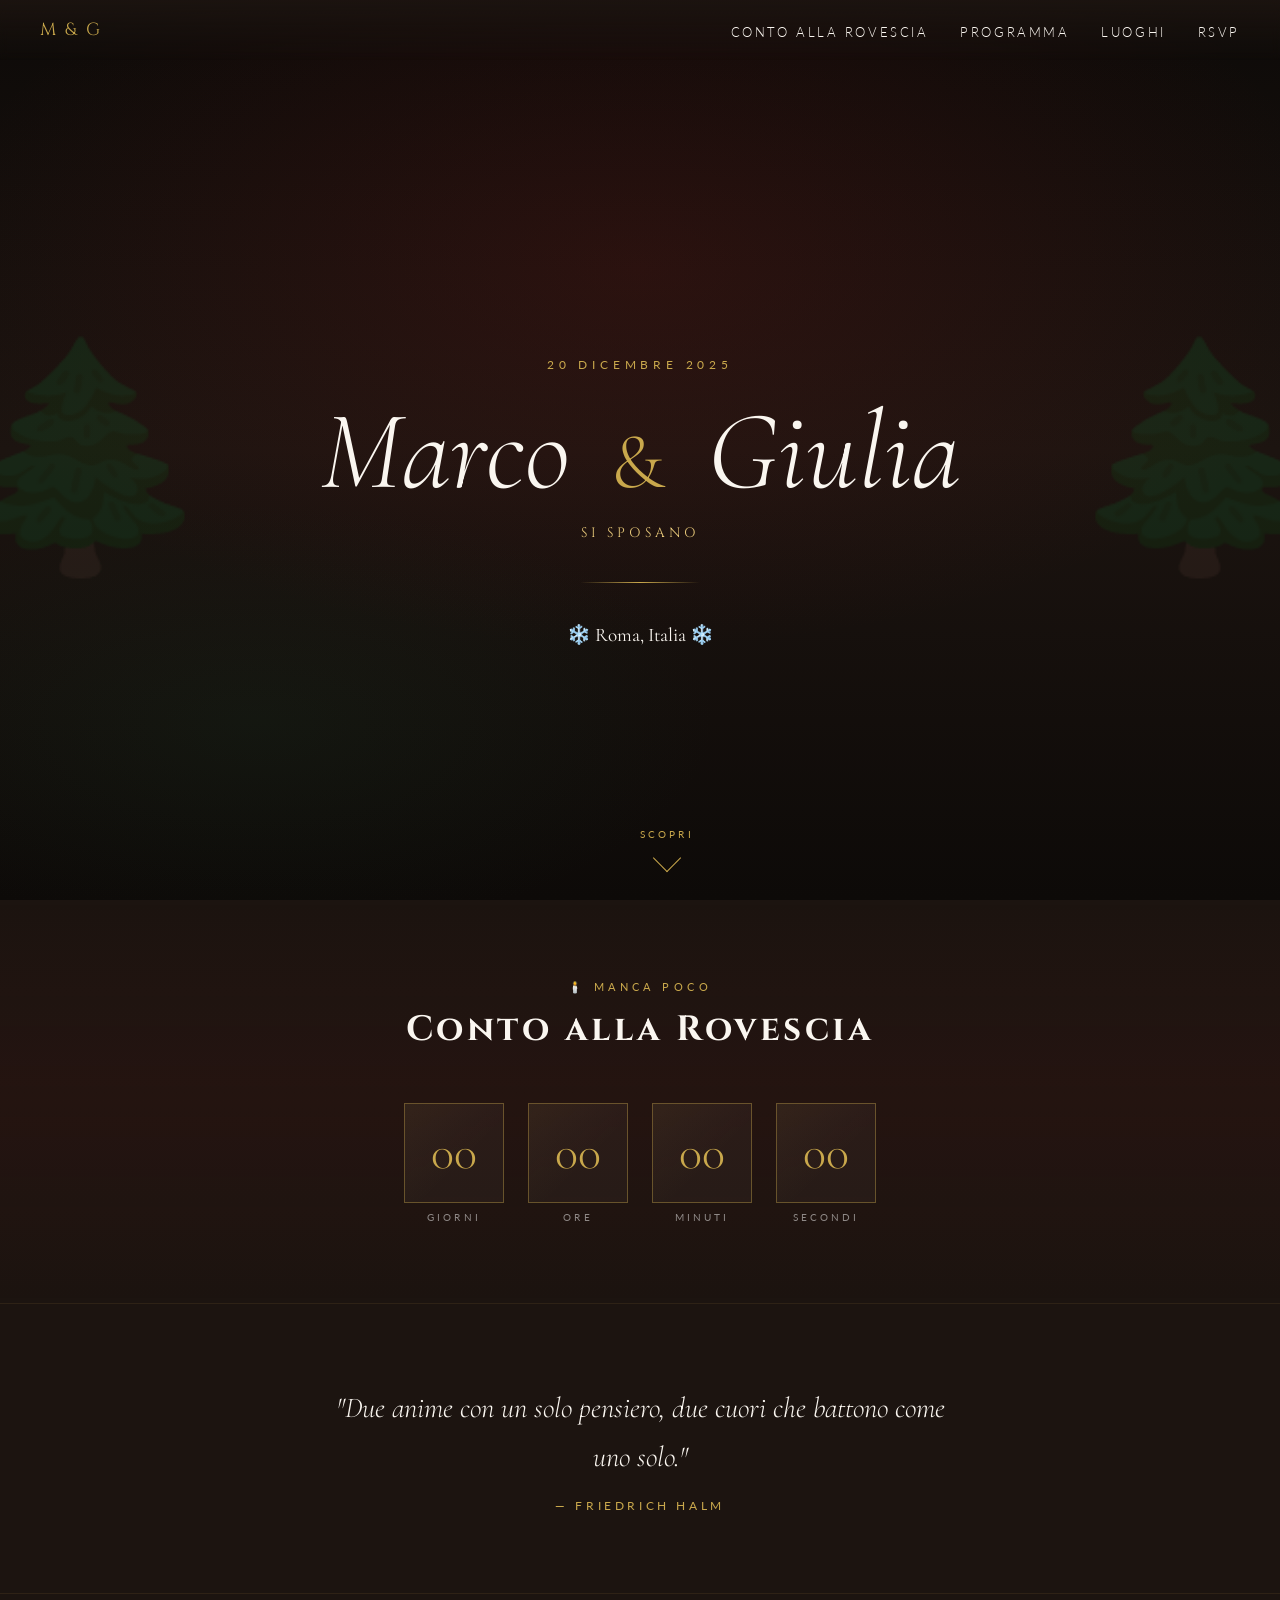
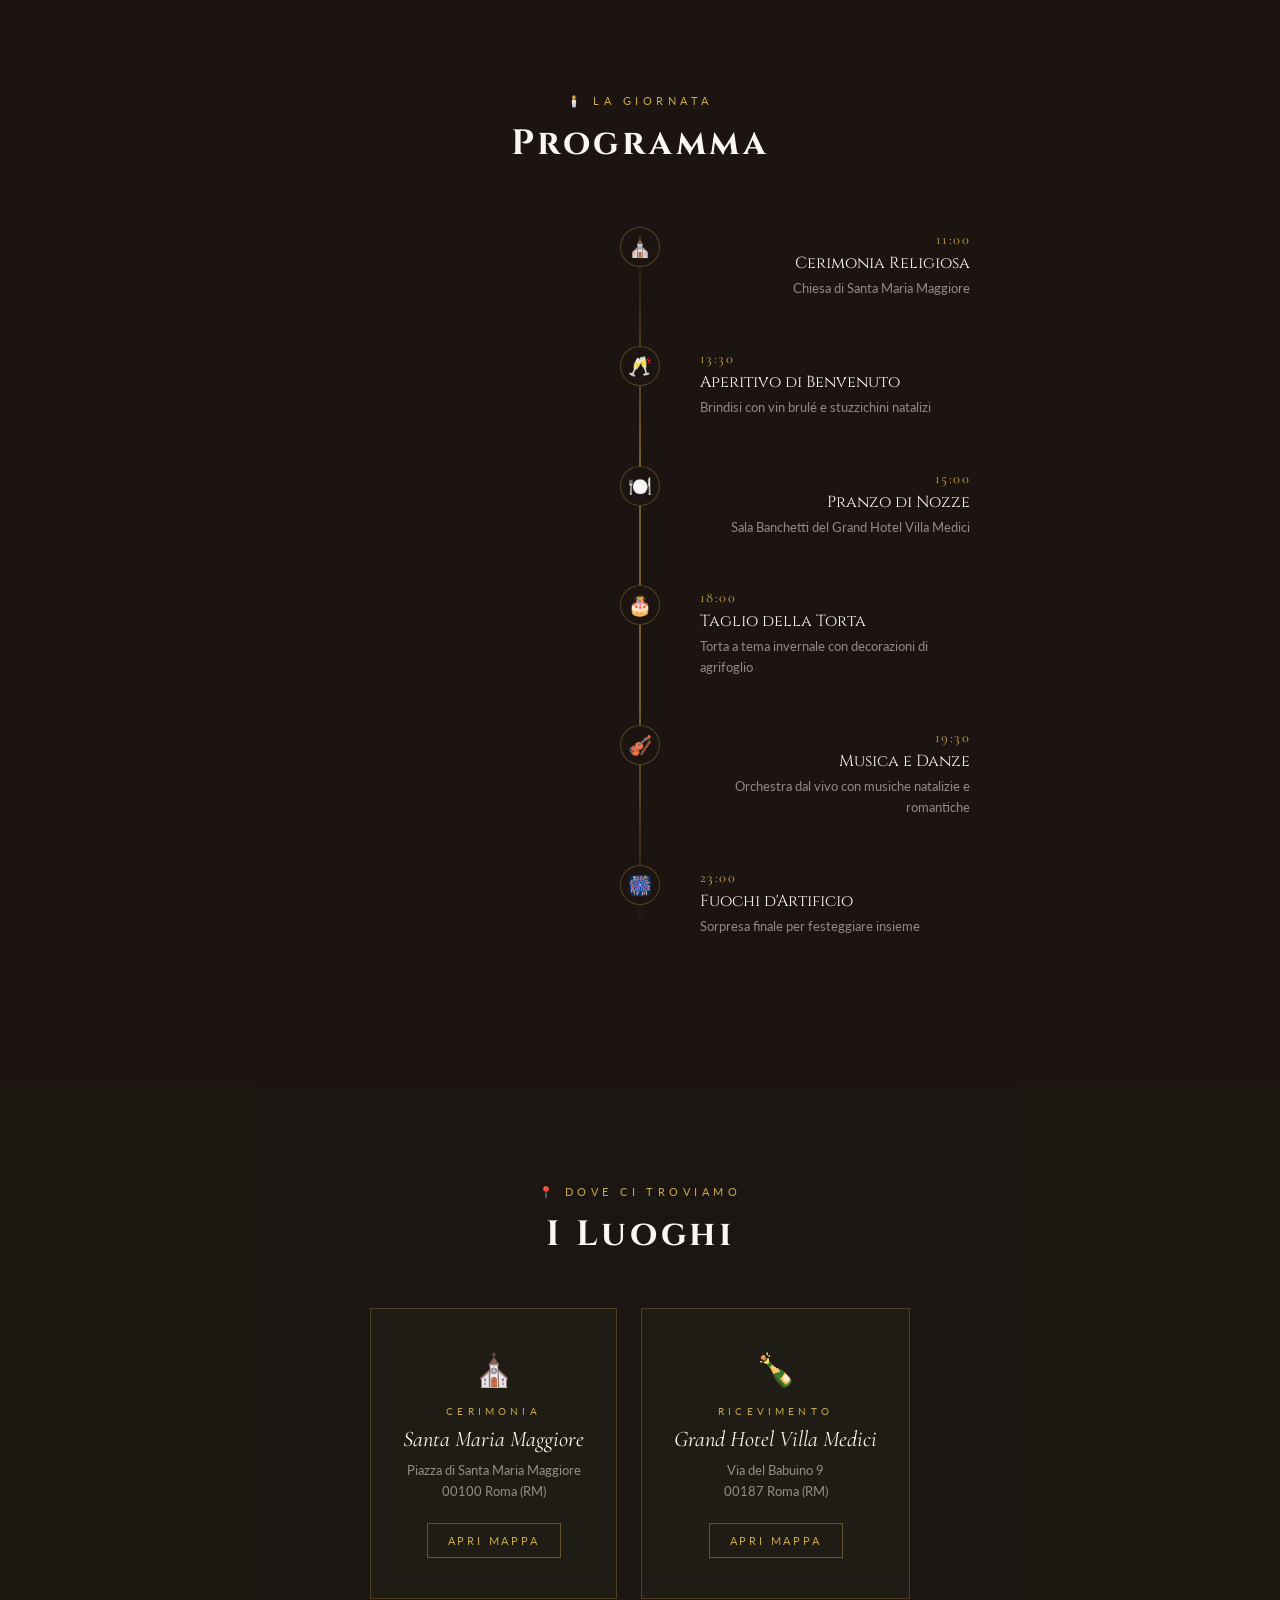
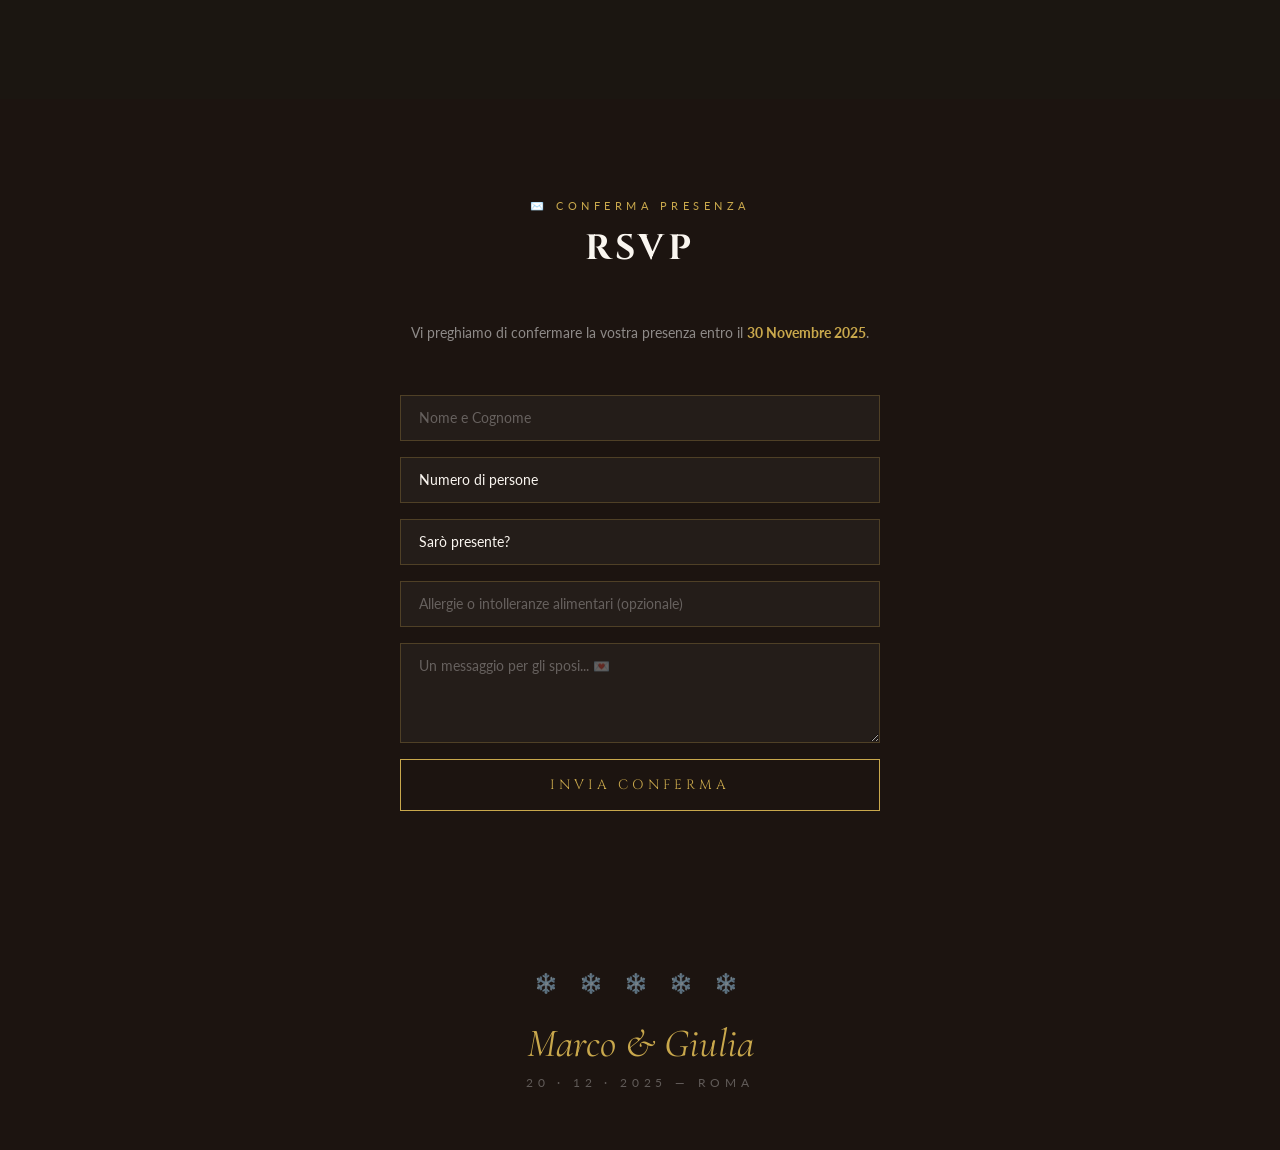
<file: matrimonio-natale.html>
<!DOCTYPE html>
<html lang="it">
<head>
  <meta charset="UTF-8" />
  <meta name="viewport" content="width=device-width, initial-scale=1.0"/>
  <title>Il Nostro Matrimonio</title>
  <link href="https://fonts.googleapis.com/css2?family=Cormorant+Garamond:ital,wght@0,300;0,400;1,300;1,400&family=Cinzel:wght@400;600&family=Lato:wght@300;400&display=swap" rel="stylesheet"/>

  <style>
    /* ============================================================
       🎄 PERSONALIZZAZIONE RAPIDA — Modifica questi valori!
       ============================================================ */
    :root {
      /* --- NOMI DEGLI SPOSI --- */
      --nome-sposo: "Marco";
      --nome-sposa: "Giulia";

      /* --- COLORI TEMA --- */
      --oro:        #C9A84C;
      --oro-chiaro: #E8C97A;
      --rosso:      #8B1A1A;
      --verde:      #1A4A2E;
      --bianco:     #FAF6F0;
      --bianco-neve:#FFFFFF;
      --nero-caldo: #1C1410;

      /* --- FONT --- */
      --font-titolo: 'Cinzel', serif;
      --font-elegante: 'Cormorant Garamond', serif;
      --font-corpo:  'Lato', sans-serif;
    }

    /* ============================================================
       BASE
       ============================================================ */
    *, *::before, *::after { box-sizing: border-box; margin: 0; padding: 0; }

    html { scroll-behavior: smooth; }

    body {
      background-color: var(--nero-caldo);
      color: var(--bianco);
      font-family: var(--font-corpo);
      overflow-x: hidden;
    }

    /* ============================================================
       NEVE ANIMATA (sfondo)
       ============================================================ */
    #neve-canvas {
      position: fixed;
      top: 0; left: 0;
      width: 100%; height: 100%;
      pointer-events: none;
      z-index: 0;
      opacity: 0.5;
    }

    /* ============================================================
       NAVIGAZIONE
       ============================================================ */
    nav {
      position: fixed;
      top: 0; width: 100%;
      z-index: 100;
      padding: 18px 40px;
      display: flex;
      justify-content: space-between;
      align-items: center;
      background: linear-gradient(180deg, rgba(28,20,16,0.95) 0%, transparent 100%);
      backdrop-filter: blur(4px);
    }

    .nav-logo {
      font-family: var(--font-titolo);
      font-size: 1.1rem;
      letter-spacing: 0.15em;
      color: var(--oro);
      text-decoration: none;
    }

    .nav-links {
      display: flex;
      gap: 32px;
      list-style: none;
    }

    .nav-links a {
      font-family: var(--font-corpo);
      font-weight: 300;
      font-size: 0.8rem;
      letter-spacing: 0.2em;
      text-transform: uppercase;
      color: var(--bianco);
      text-decoration: none;
      transition: color 0.3s;
    }

    .nav-links a:hover { color: var(--oro); }

    /* ============================================================
       HERO
       ============================================================ */
    #hero {
      position: relative;
      min-height: 100vh;
      display: flex;
      flex-direction: column;
      align-items: center;
      justify-content: center;
      text-align: center;
      padding: 120px 20px 80px;
      overflow: hidden;
      z-index: 1;
    }

    .hero-bg {
      position: absolute;
      inset: 0;
      background:
        radial-gradient(ellipse 80% 60% at 50% 30%, rgba(139,26,26,0.18) 0%, transparent 70%),
        radial-gradient(ellipse 60% 40% at 20% 80%, rgba(26,74,46,0.15) 0%, transparent 60%),
        linear-gradient(180deg, #0D0A08 0%, #1C1410 50%, #0D0A08 100%);
    }

    /* Decorazione rami */
    .ramo {
      position: absolute;
      opacity: 0.12;
      pointer-events: none;
    }
    .ramo-sx { left: -60px; top: 50%; transform: translateY(-50%) scaleX(-1); font-size: 220px; }
    .ramo-dx { right: -60px; top: 50%; transform: translateY(-50%); font-size: 220px; }

    .hero-ornament {
      font-size: 2rem;
      margin-bottom: 24px;
      animation: dondola 3s ease-in-out infinite;
      display: block;
    }

    @keyframes dondola {
      0%, 100% { transform: rotate(-5deg); }
      50%       { transform: rotate(5deg); }
    }

    .hero-data {
      font-family: var(--font-corpo);
      font-size: 0.75rem;
      letter-spacing: 0.4em;
      text-transform: uppercase;
      color: var(--oro);
      margin-bottom: 24px;
      opacity: 0;
      animation: fadeUp 1s 0.3s forwards;
    }

    .hero-nomi {
      font-family: var(--font-elegante);
      font-size: clamp(3.5rem, 10vw, 7rem);
      font-weight: 300;
      font-style: italic;
      line-height: 1;
      color: var(--bianco);
      margin-bottom: 16px;
      opacity: 0;
      animation: fadeUp 1s 0.6s forwards;
    }

    .hero-nomi .et {
      font-family: var(--font-elegante);
      color: var(--oro);
      font-size: 0.7em;
      padding: 0 16px;
      font-style: normal;
    }

    .hero-subtitle {
      font-family: var(--font-titolo);
      font-size: 0.85rem;
      letter-spacing: 0.3em;
      color: var(--oro-chiaro);
      text-transform: uppercase;
      margin-bottom: 40px;
      opacity: 0;
      animation: fadeUp 1s 0.9s forwards;
    }

    .divisore-oro {
      width: 120px;
      height: 1px;
      background: linear-gradient(90deg, transparent, var(--oro), transparent);
      margin: 0 auto 40px;
      opacity: 0;
      animation: fadeUp 1s 1.1s forwards;
    }

    .hero-luogo {
      font-family: var(--font-elegante);
      font-size: 1.2rem;
      color: var(--bianco);
      opacity: 0;
      animation: fadeUp 1s 1.3s forwards;
    }

    .hero-luogo span {
      color: var(--oro);
    }

    @keyframes fadeUp {
      from { opacity: 0; transform: translateY(20px); }
      to   { opacity: 1; transform: translateY(0); }
    }

    /* Scroll indicator */
    .scroll-hint {
      position: absolute;
      bottom: 32px;
      left: 50%;
      transform: translateX(-50%);
      display: flex;
      flex-direction: column;
      align-items: center;
      gap: 8px;
      opacity: 0;
      animation: fadeUp 1s 2s forwards;
    }

    .scroll-hint span {
      font-size: 0.65rem;
      letter-spacing: 0.3em;
      text-transform: uppercase;
      color: var(--oro);
    }

    .freccia-giu {
      width: 20px; height: 20px;
      border-right: 1px solid var(--oro);
      border-bottom: 1px solid var(--oro);
      transform: rotate(45deg);
      animation: bounce 1.5s infinite;
    }

    @keyframes bounce {
      0%, 100% { transform: rotate(45deg) translateY(0); }
      50%       { transform: rotate(45deg) translateY(4px); }
    }

    /* ============================================================
       COUNTDOWN
       ============================================================ */
    #countdown {
      position: relative;
      z-index: 1;
      padding: 80px 20px;
      text-align: center;
      background: linear-gradient(180deg, transparent, rgba(139,26,26,0.08) 50%, transparent);
    }

    .section-tag {
      font-family: var(--font-corpo);
      font-size: 0.7rem;
      letter-spacing: 0.4em;
      text-transform: uppercase;
      color: var(--oro);
      margin-bottom: 12px;
    }

    .section-title {
      font-family: var(--font-titolo);
      font-size: clamp(1.4rem, 4vw, 2.2rem);
      color: var(--bianco);
      margin-bottom: 50px;
      letter-spacing: 0.1em;
    }

    .countdown-grid {
      display: flex;
      justify-content: center;
      gap: 24px;
      flex-wrap: wrap;
    }

    .countdown-item {
      display: flex;
      flex-direction: column;
      align-items: center;
      gap: 8px;
    }

    .countdown-box {
      width: 100px;
      height: 100px;
      border: 1px solid rgba(201,168,76,0.4);
      display: flex;
      align-items: center;
      justify-content: center;
      background: rgba(255,255,255,0.03);
      position: relative;
      overflow: hidden;
    }

    .countdown-box::before {
      content: '';
      position: absolute;
      inset: 0;
      background: linear-gradient(135deg, rgba(201,168,76,0.05) 0%, transparent 60%);
    }

    .countdown-num {
      font-family: var(--font-elegante);
      font-size: 3rem;
      font-weight: 300;
      color: var(--oro);
      line-height: 1;
    }

    .countdown-label {
      font-size: 0.65rem;
      letter-spacing: 0.3em;
      text-transform: uppercase;
      color: rgba(255,255,255,0.5);
    }

    /* ============================================================
       PROGRAMMA
       ============================================================ */
    #programma {
      position: relative;
      z-index: 1;
      padding: 100px 20px;
      max-width: 700px;
      margin: 0 auto;
    }

    .timeline {
      position: relative;
      margin-top: 60px;
    }

    .timeline::before {
      content: '';
      position: absolute;
      left: 50%;
      top: 0; bottom: 0;
      width: 1px;
      background: linear-gradient(180deg, transparent, var(--oro), var(--oro), transparent);
      transform: translateX(-50%);
    }

    .tl-item {
      display: flex;
      gap: 40px;
      margin-bottom: 48px;
      align-items: flex-start;
    }

    .tl-item:nth-child(odd) {
      flex-direction: row-reverse;
      text-align: right;
    }

    .tl-content {
      flex: 1;
      padding-top: 4px;
    }

    .tl-time {
      font-family: var(--font-elegante);
      font-size: 0.9rem;
      color: var(--oro);
      letter-spacing: 0.1em;
      margin-bottom: 4px;
    }

    .tl-nome {
      font-family: var(--font-titolo);
      font-size: 1rem;
      color: var(--bianco);
      margin-bottom: 4px;
    }

    .tl-desc {
      font-size: 0.8rem;
      color: rgba(255,255,255,0.5);
      line-height: 1.6;
    }

    .tl-dot {
      width: 40px;
      height: 40px;
      flex-shrink: 0;
      display: flex;
      align-items: center;
      justify-content: center;
      font-size: 1.2rem;
      border: 1px solid rgba(201,168,76,0.3);
      border-radius: 50%;
      background: var(--nero-caldo);
      position: relative;
      z-index: 2;
    }

    /* ============================================================
       LOCATION
       ============================================================ */
    #location {
      position: relative;
      z-index: 1;
      padding: 100px 20px;
      text-align: center;
      background: rgba(26,74,46,0.06);
    }

    .location-cards {
      display: flex;
      gap: 24px;
      justify-content: center;
      flex-wrap: wrap;
      margin-top: 50px;
    }

    .location-card {
      border: 1px solid rgba(201,168,76,0.25);
      padding: 40px 32px;
      max-width: 280px;
      text-align: center;
      background: rgba(255,255,255,0.02);
      transition: border-color 0.3s, transform 0.3s;
      position: relative;
      overflow: hidden;
    }

    .location-card::before {
      content: '';
      position: absolute;
      top: 0; left: 0; right: 0;
      height: 2px;
      background: linear-gradient(90deg, transparent, var(--oro), transparent);
      opacity: 0;
      transition: opacity 0.3s;
    }

    .location-card:hover { border-color: rgba(201,168,76,0.6); transform: translateY(-4px); }
    .location-card:hover::before { opacity: 1; }

    .location-icon { font-size: 2rem; margin-bottom: 16px; display: block; }

    .location-tipo {
      font-family: var(--font-corpo);
      font-size: 0.65rem;
      letter-spacing: 0.4em;
      text-transform: uppercase;
      color: var(--oro);
      margin-bottom: 8px;
    }

    .location-nome {
      font-family: var(--font-elegante);
      font-size: 1.4rem;
      font-style: italic;
      color: var(--bianco);
      margin-bottom: 8px;
    }

    .location-addr {
      font-size: 0.8rem;
      color: rgba(255,255,255,0.5);
      line-height: 1.7;
      margin-bottom: 20px;
    }

    .btn-mappa {
      display: inline-block;
      font-family: var(--font-corpo);
      font-size: 0.7rem;
      letter-spacing: 0.25em;
      text-transform: uppercase;
      color: var(--oro);
      border: 1px solid rgba(201,168,76,0.4);
      padding: 10px 20px;
      text-decoration: none;
      transition: background 0.3s, color 0.3s;
    }

    .btn-mappa:hover { background: var(--oro); color: var(--nero-caldo); }

    /* ============================================================
       RSVP
       ============================================================ */
    #rsvp {
      position: relative;
      z-index: 1;
      padding: 100px 20px;
      text-align: center;
    }

    .rsvp-form {
      max-width: 480px;
      margin: 50px auto 0;
      display: flex;
      flex-direction: column;
      gap: 16px;
    }

    .rsvp-form input,
    .rsvp-form select,
    .rsvp-form textarea {
      width: 100%;
      padding: 14px 18px;
      background: rgba(255,255,255,0.04);
      border: 1px solid rgba(201,168,76,0.25);
      color: var(--bianco);
      font-family: var(--font-corpo);
      font-size: 0.85rem;
      outline: none;
      transition: border-color 0.3s;
      appearance: none;
    }

    .rsvp-form input:focus,
    .rsvp-form select:focus,
    .rsvp-form textarea:focus { border-color: var(--oro); }

    .rsvp-form textarea { resize: vertical; min-height: 100px; }

    .rsvp-form select option { background: #1C1410; }

    .rsvp-form input::placeholder,
    .rsvp-form textarea::placeholder { color: rgba(255,255,255,0.3); }

    .btn-rsvp {
      padding: 16px 48px;
      background: transparent;
      border: 1px solid var(--oro);
      color: var(--oro);
      font-family: var(--font-titolo);
      font-size: 0.85rem;
      letter-spacing: 0.3em;
      text-transform: uppercase;
      cursor: pointer;
      transition: all 0.3s;
      position: relative;
      overflow: hidden;
    }

    .btn-rsvp::before {
      content: '';
      position: absolute;
      inset: 0;
      background: var(--oro);
      transform: scaleX(0);
      transform-origin: left;
      transition: transform 0.4s ease;
    }

    .btn-rsvp:hover::before { transform: scaleX(1); }
    .btn-rsvp:hover { color: var(--nero-caldo); }

    .btn-rsvp span { position: relative; z-index: 1; }

    .rsvp-success {
      display: none;
      margin-top: 24px;
      padding: 20px;
      border: 1px solid rgba(201,168,76,0.4);
      font-family: var(--font-elegante);
      font-size: 1.1rem;
      font-style: italic;
      color: var(--oro-chiaro);
    }

    /* ============================================================
       GALLERY / FRASE
       ============================================================ */
    #frase {
      position: relative;
      z-index: 1;
      padding: 80px 20px;
      text-align: center;
      border-top: 1px solid rgba(201,168,76,0.1);
      border-bottom: 1px solid rgba(201,168,76,0.1);
    }

    .citazione {
      font-family: var(--font-elegante);
      font-size: clamp(1.2rem, 3vw, 1.8rem);
      font-style: italic;
      font-weight: 300;
      color: var(--bianco);
      max-width: 640px;
      margin: 0 auto 16px;
      line-height: 1.7;
    }

    .citazione-autore {
      font-size: 0.75rem;
      letter-spacing: 0.3em;
      text-transform: uppercase;
      color: var(--oro);
    }

    /* ============================================================
       FOOTER
       ============================================================ */
    footer {
      position: relative;
      z-index: 1;
      padding: 60px 20px;
      text-align: center;
    }

    .footer-nomi {
      font-family: var(--font-elegante);
      font-size: 2.5rem;
      font-style: italic;
      color: var(--oro);
      margin-bottom: 8px;
    }

    .footer-data {
      font-size: 0.75rem;
      letter-spacing: 0.4em;
      text-transform: uppercase;
      color: rgba(255,255,255,0.3);
    }

    .fiocchi-footer {
      font-size: 1.2rem;
      margin-bottom: 24px;
      opacity: 0.5;
      letter-spacing: 8px;
    }

    /* ============================================================
       RESPONSIVE
       ============================================================ */
    @media (max-width: 600px) {
      nav { padding: 16px 20px; }
      .nav-links { gap: 16px; }
      .nav-links a { font-size: 0.7rem; }
      .timeline::before { left: 20px; }
      .tl-item,
      .tl-item:nth-child(odd) { flex-direction: column; text-align: left; padding-left: 60px; }
      .tl-dot { position: absolute; left: 0; }
      .timeline { padding-left: 0; position: relative; }
      .tl-item { position: relative; }
      .countdown-box { width: 75px; height: 75px; }
      .countdown-num { font-size: 2.2rem; }
    }
  </style>
</head>
<body>

<!-- NEVE -->
<canvas id="neve-canvas"></canvas>

<!-- ============================================================
     NAVIGAZIONE
     Personalizza: cambia i testi dei link
     ============================================================ -->
<nav>
  <a href="#hero" class="nav-logo">M & G</a><!-- Cambia con le iniziali degli sposi -->
  <ul class="nav-links">
    <li><a href="#countdown">Conto alla rovescia</a></li>
    <li><a href="#programma">Programma</a></li>
    <li><a href="#location">Luoghi</a></li>
    <li><a href="#rsvp">RSVP</a></li>
  </ul>
</nav>

<!-- ============================================================
     HERO
     Personalizza: nomi, data, città
     ============================================================ -->
<section id="hero">
  <div class="hero-bg"></div>
  <div class="ramo ramo-sx">🌲</div>
  <div class="ramo ramo-dx">🌲</div>

  <span class="hero-ornament">🎄</span>

  <!-- 📅 CAMBIA DATA QUI -->
  <p class="hero-data">20 Dicembre 2025</p>

  <!-- 💑 CAMBIA I NOMI QUI -->
  <h1 class="hero-nomi">
    Marco <span class="et">&</span> Giulia
  </h1>

  <p class="hero-subtitle">Si sposano</p>

  <div class="divisore-oro"></div>

  <!-- 📍 CAMBIA CITTÀ/LUOGO QUI -->
  <p class="hero-luogo">
    <span>❄️</span> Roma, Italia <span>❄️</span>
  </p>

  <div class="scroll-hint">
    <span>Scopri</span>
    <div class="freccia-giu"></div>
  </div>
</section>


<!-- ============================================================
     COUNTDOWN
     La data viene presa automaticamente — cambia "dataMatrimonio"
     ============================================================ -->
<section id="countdown">
  <p class="section-tag">🕯️ Manca poco</p>
  <h2 class="section-title">Conto alla Rovescia</h2>

  <div class="countdown-grid">
    <div class="countdown-item">
      <div class="countdown-box"><span class="countdown-num" id="cd-giorni">--</span></div>
      <span class="countdown-label">Giorni</span>
    </div>
    <div class="countdown-item">
      <div class="countdown-box"><span class="countdown-num" id="cd-ore">--</span></div>
      <span class="countdown-label">Ore</span>
    </div>
    <div class="countdown-item">
      <div class="countdown-box"><span class="countdown-num" id="cd-min">--</span></div>
      <span class="countdown-label">Minuti</span>
    </div>
    <div class="countdown-item">
      <div class="countdown-box"><span class="countdown-num" id="cd-sec">--</span></div>
      <span class="countdown-label">Secondi</span>
    </div>
  </div>
</section>


<!-- ============================================================
     FRASE / CITAZIONE
     Personalizza: scrivi la vostra citazione preferita
     ============================================================ -->
<section id="frase">
  <!-- ✏️ CAMBIA LA CITAZIONE QUI -->
  <blockquote class="citazione">
    "Due anime con un solo pensiero, due cuori che battono come uno solo."
  </blockquote>
  <p class="citazione-autore">— Friedrich Halm</p><!-- ✏️ Cambia l'autore -->
</section>


<!-- ============================================================
     PROGRAMMA
     Personalizza: aggiungi/rimuovi/modifica gli eventi
     ============================================================ -->
<section id="programma">
  <p class="section-tag" style="text-align:center">🕯️ La giornata</p>
  <h2 class="section-title" style="text-align:center">Programma</h2>

  <div class="timeline">

    <!-- ✏️ COPIA E INCOLLA UN TL-ITEM PER AGGIUNGERE UN EVENTO -->

    <div class="tl-item">
      <div class="tl-content">
        <p class="tl-time">11:00</p>
        <p class="tl-nome">Cerimonia Religiosa</p>
        <p class="tl-desc">Chiesa di Santa Maria Maggiore</p>
      </div>
      <div class="tl-dot">⛪</div>
      <div class="tl-content"></div>
    </div>

    <div class="tl-item">
      <div class="tl-content"></div>
      <div class="tl-dot">🥂</div>
      <div class="tl-content">
        <p class="tl-time">13:30</p>
        <p class="tl-nome">Aperitivo di Benvenuto</p>
        <p class="tl-desc">Brindisi con vin brulé e stuzzichini natalizi</p>
      </div>
    </div>

    <div class="tl-item">
      <div class="tl-content">
        <p class="tl-time">15:00</p>
        <p class="tl-nome">Pranzo di Nozze</p>
        <p class="tl-desc">Sala Banchetti del Grand Hotel Villa Medici</p>
      </div>
      <div class="tl-dot">🍽️</div>
      <div class="tl-content"></div>
    </div>

    <div class="tl-item">
      <div class="tl-content"></div>
      <div class="tl-dot">🎂</div>
      <div class="tl-content">
        <p class="tl-time">18:00</p>
        <p class="tl-nome">Taglio della Torta</p>
        <p class="tl-desc">Torta a tema invernale con decorazioni di agrifoglio</p>
      </div>
    </div>

    <div class="tl-item">
      <div class="tl-content">
        <p class="tl-time">19:30</p>
        <p class="tl-nome">Musica e Danze</p>
        <p class="tl-desc">Orchestra dal vivo con musiche natalizie e romantiche</p>
      </div>
      <div class="tl-dot">🎻</div>
      <div class="tl-content"></div>
    </div>

    <div class="tl-item">
      <div class="tl-content"></div>
      <div class="tl-dot">🎆</div>
      <div class="tl-content">
        <p class="tl-time">23:00</p>
        <p class="tl-nome">Fuochi d'Artificio</p>
        <p class="tl-desc">Sorpresa finale per festeggiare insieme</p>
      </div>
    </div>

  </div>
</section>


<!-- ============================================================
     LOCATION
     Personalizza: nomi, indirizzi, link Google Maps
     ============================================================ -->
<section id="location">
  <p class="section-tag">📍 Dove ci troviamo</p>
  <h2 class="section-title">I Luoghi</h2>

  <div class="location-cards">

    <!-- ✏️ CARD CERIMONIA — Modifica dati qui -->
    <div class="location-card">
      <span class="location-icon">⛪</span>
      <p class="location-tipo">Cerimonia</p>
      <!-- Cambia nome chiesa -->
      <p class="location-nome">Santa Maria Maggiore</p>
      <!-- Cambia indirizzo -->
      <p class="location-addr">Piazza di Santa Maria Maggiore<br>00100 Roma (RM)</p>
      <!-- Cambia href con il link di Google Maps reale -->
      <a href="https://maps.google.com" target="_blank" class="btn-mappa">Apri Mappa</a>
    </div>

    <!-- ✏️ CARD RICEVIMENTO — Modifica dati qui -->
    <div class="location-card">
      <span class="location-icon">🍾</span>
      <p class="location-tipo">Ricevimento</p>
      <!-- Cambia nome location -->
      <p class="location-nome">Grand Hotel Villa Medici</p>
      <!-- Cambia indirizzo -->
      <p class="location-addr">Via del Babuino 9<br>00187 Roma (RM)</p>
      <!-- Cambia href con il link di Google Maps reale -->
      <a href="https://maps.google.com" target="_blank" class="btn-mappa">Apri Mappa</a>
    </div>

  </div>
</section>


<!-- ============================================================
     RSVP
     Personalizza: l'email a cui arrivano le risposte
     (Nota: il form richiede un backend per funzionare davvero.
      Puoi collegarlo a Netlify Forms, Formspree, ecc.)
     ============================================================ -->
<section id="rsvp">
  <p class="section-tag">✉️ Conferma presenza</p>
  <h2 class="section-title">RSVP</h2>

  <div style="max-width:460px;margin:0 auto 24px;color:rgba(255,255,255,0.5);font-size:0.85rem;line-height:1.7;text-align:center">
    <!-- ✏️ CAMBIA DATA LIMITE RISPOSTA -->
    Vi preghiamo di confermare la vostra presenza entro il <strong style="color:var(--oro)">30 Novembre 2025</strong>.
  </div>

  <!-- ✏️ COLLEGA IL FORM: aggiungi action="https://formspree.io/f/TUID" per ricevere email -->
  <form class="rsvp-form" id="rsvp-form">
    <input type="text" name="nome" placeholder="Nome e Cognome" required />
    <select name="presenti">
      <option value="" disabled selected>Numero di persone</option>
      <option value="1">Solo io</option>
      <option value="2">In due</option>
      <option value="3">In tre</option>
      <option value="4">In quattro</option>
    </select>
    <select name="presenza">
      <option value="" disabled selected>Sarò presente?</option>
      <option value="si">✅ Sì, ci sarò!</option>
      <option value="no">❌ Non riuscirò a venire</option>
    </select>
    <input type="text" name="allergie" placeholder="Allergie o intolleranze alimentari (opzionale)" />
    <textarea name="messaggio" placeholder="Un messaggio per gli sposi... 💌"></textarea>
    <button type="submit" class="btn-rsvp"><span>Invia Conferma</span></button>
  </form>

  <div class="rsvp-success" id="rsvp-success">
    🎄 Grazie! Non vediamo l'ora di festeggiare con voi! ❄️
  </div>
</section>


<!-- ============================================================
     FOOTER
     ============================================================ -->
<footer>
  <div class="fiocchi-footer">❄️ ❄️ ❄️ ❄️ ❄️</div>
  <!-- ✏️ CAMBIA I NOMI -->
  <p class="footer-nomi">Marco & Giulia</p>
  <!-- ✏️ CAMBIA DATA -->
  <p class="footer-data">20 · 12 · 2025 — Roma</p>
</footer>


<!-- ============================================================
     JAVASCRIPT
     ============================================================ -->
<script>
  // ============================================================
  // ⚙️ IMPOSTAZIONI — Modifica qui!
  // ============================================================
  const CONFIG = {
    // 📅 DATA DEL MATRIMONIO (Anno, Mese-1, Giorno, Ora, Minuti)
    //    Mese: Gennaio=0, Febbraio=1 ... Dicembre=11
    dataMatrimonio: new Date(2025, 11, 20, 11, 0, 0),

    // 🎄 Numero di fiocchi di neve
    numFiocchi: 80,

    // ❄️ Velocità neve (1 = lenta, 3 = veloce)
    velocitaNeve: 1.5,
  };

  // ============================================================
  // NEVE ANIMATA
  // ============================================================
  const canvas = document.getElementById('neve-canvas');
  const ctx = canvas.getContext('2d');

  function resizeCanvas() {
    canvas.width  = window.innerWidth;
    canvas.height = window.innerHeight;
  }
  resizeCanvas();
  window.addEventListener('resize', resizeCanvas);

  const fiocchi = Array.from({ length: CONFIG.numFiocchi }, () => ({
    x:    Math.random() * window.innerWidth,
    y:    Math.random() * window.innerHeight,
    r:    Math.random() * 3 + 1,
    dx:   (Math.random() - 0.5) * 0.5,
    dy:   Math.random() * CONFIG.velocitaNeve + 0.5,
    op:   Math.random() * 0.6 + 0.2,
  }));

  function animaNeve() {
    ctx.clearRect(0, 0, canvas.width, canvas.height);
    fiocchi.forEach(f => {
      ctx.beginPath();
      ctx.arc(f.x, f.y, f.r, 0, Math.PI * 2);
      ctx.fillStyle = `rgba(255,255,255,${f.op})`;
      ctx.fill();
      f.x += f.dx;
      f.y += f.dy;
      if (f.y > canvas.height) { f.y = -5; f.x = Math.random() * canvas.width; }
      if (f.x > canvas.width)  { f.x = 0; }
      if (f.x < 0)             { f.x = canvas.width; }
    });
    requestAnimationFrame(animaNeve);
  }
  animaNeve();

  // ============================================================
  // COUNTDOWN
  // ============================================================
  function aggiornaCountdown() {
    const ora    = new Date();
    const diff   = CONFIG.dataMatrimonio - ora;

    if (diff <= 0) {
      ['cd-giorni','cd-ore','cd-min','cd-sec'].forEach(id =>
        document.getElementById(id).textContent = '00'
      );
      return;
    }

    const giorni = Math.floor(diff / 86400000);
    const ore    = Math.floor((diff % 86400000) / 3600000);
    const min    = Math.floor((diff % 3600000)  / 60000);
    const sec    = Math.floor((diff % 60000)    / 1000);

    const pad = n => String(n).padStart(2, '0');
    document.getElementById('cd-giorni').textContent = pad(giorni);
    document.getElementById('cd-ore').textContent    = pad(ore);
    document.getElementById('cd-min').textContent    = pad(min);
    document.getElementById('cd-sec').textContent    = pad(sec);
  }
  aggiornaCountdown();
  setInterval(aggiornaCountdown, 1000);

  // ============================================================
  // RSVP FORM (versione demo — mostra messaggio)
  // Per integrare davvero: aggiungi action a Formspree/Netlify
  // ============================================================
  document.getElementById('rsvp-form').addEventListener('submit', function(e) {
    e.preventDefault();
    this.style.display = 'none';
    document.getElementById('rsvp-success').style.display = 'block';
  });

  // ============================================================
  // INTERSECTION OBSERVER — animazioni scroll
  // ============================================================
  const observer = new IntersectionObserver(entries => {
    entries.forEach(entry => {
      if (entry.isIntersecting) {
        entry.target.style.opacity  = '1';
        entry.target.style.transform = 'translateY(0)';
      }
    });
  }, { threshold: 0.15 });

  document.querySelectorAll('.tl-item, .location-card, .countdown-item').forEach(el => {
    el.style.opacity   = '0';
    el.style.transform = 'translateY(30px)';
    el.style.transition = 'opacity 0.7s ease, transform 0.7s ease';
    observer.observe(el);
  });
</script>

</body>
</html>
</file>
